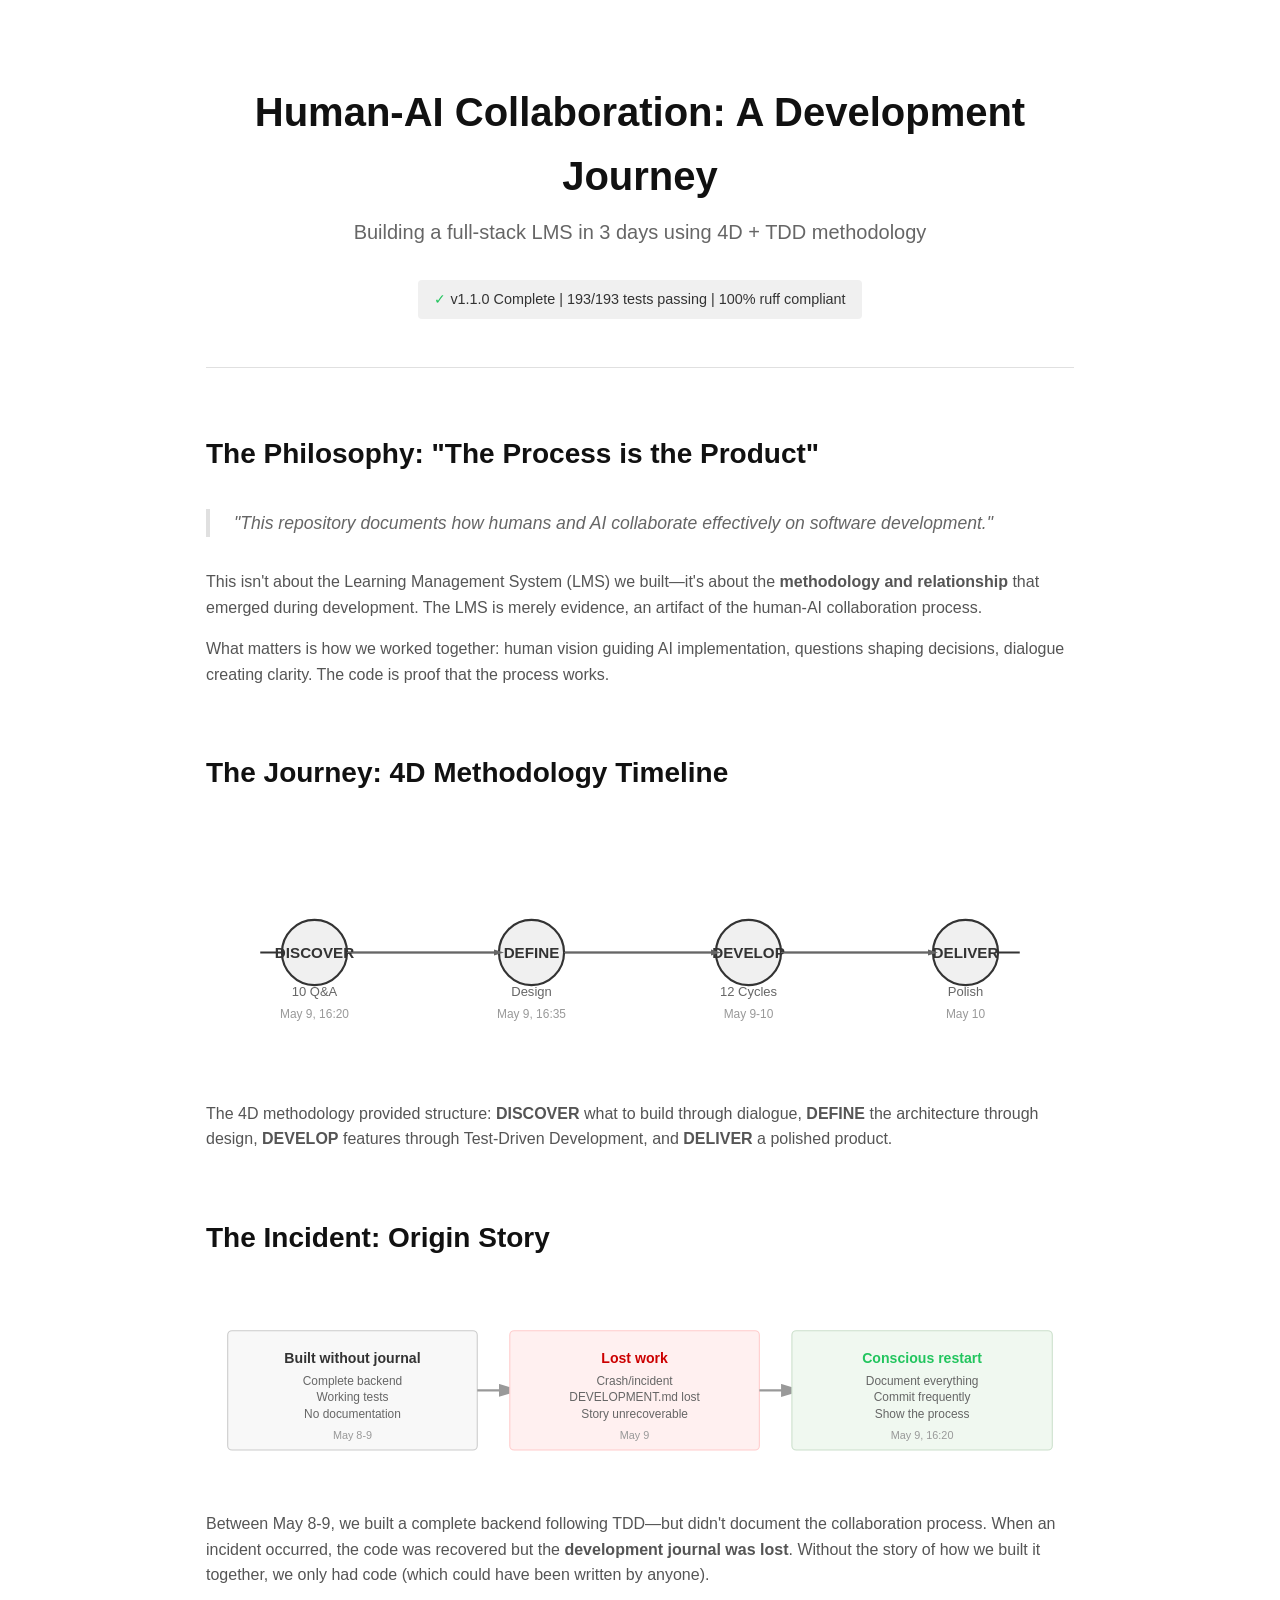
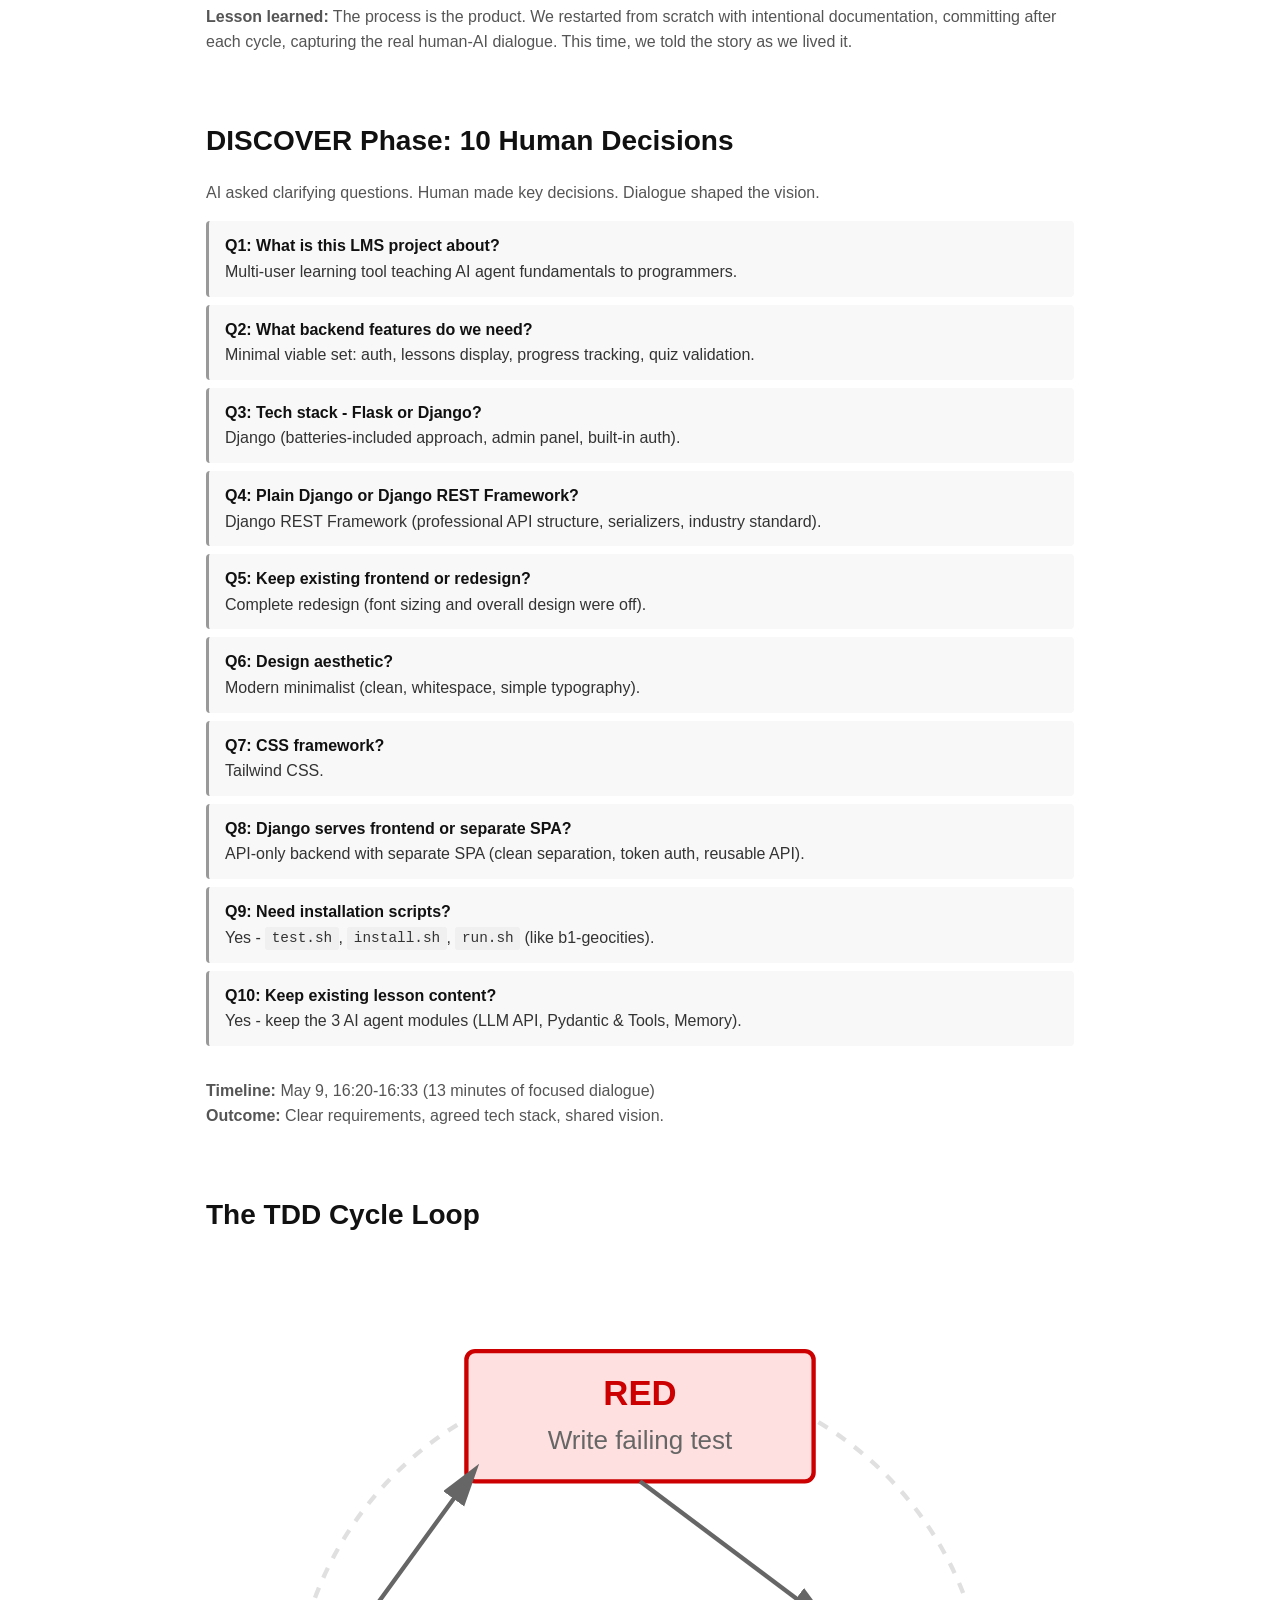
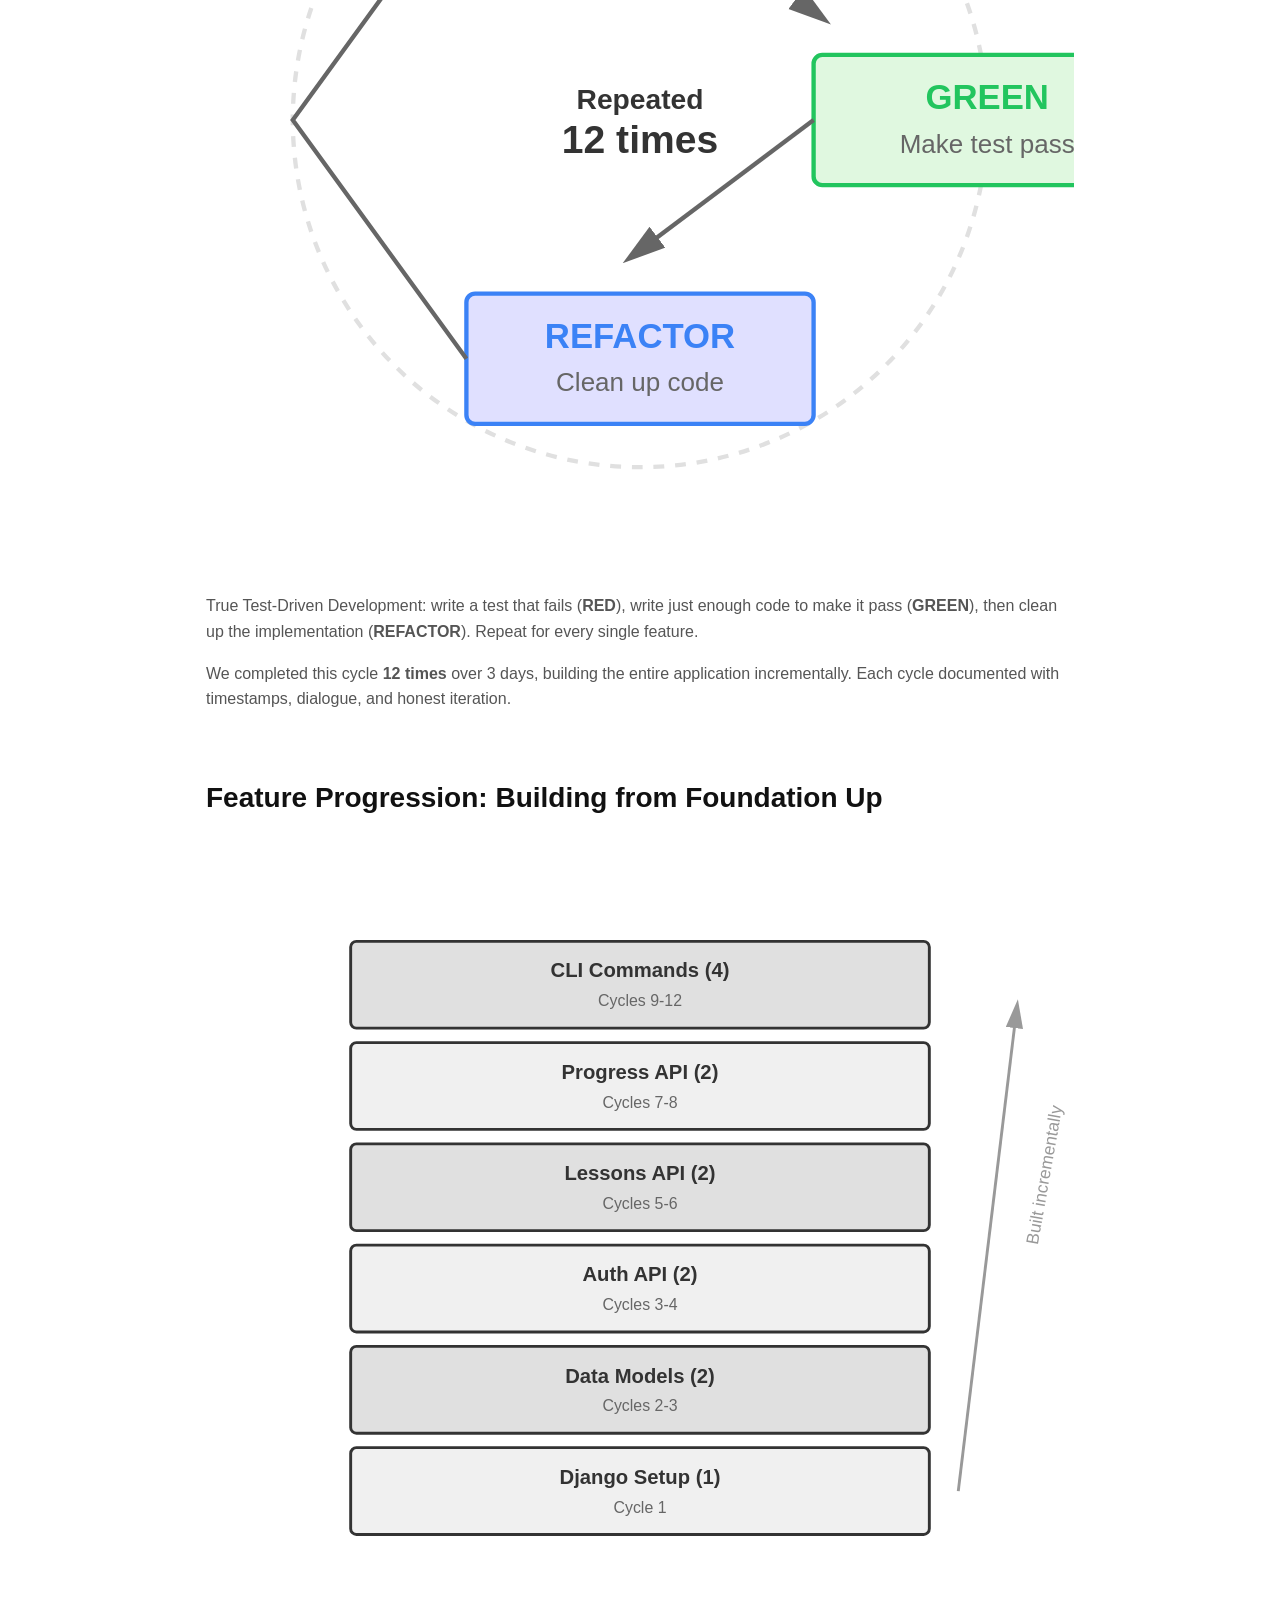
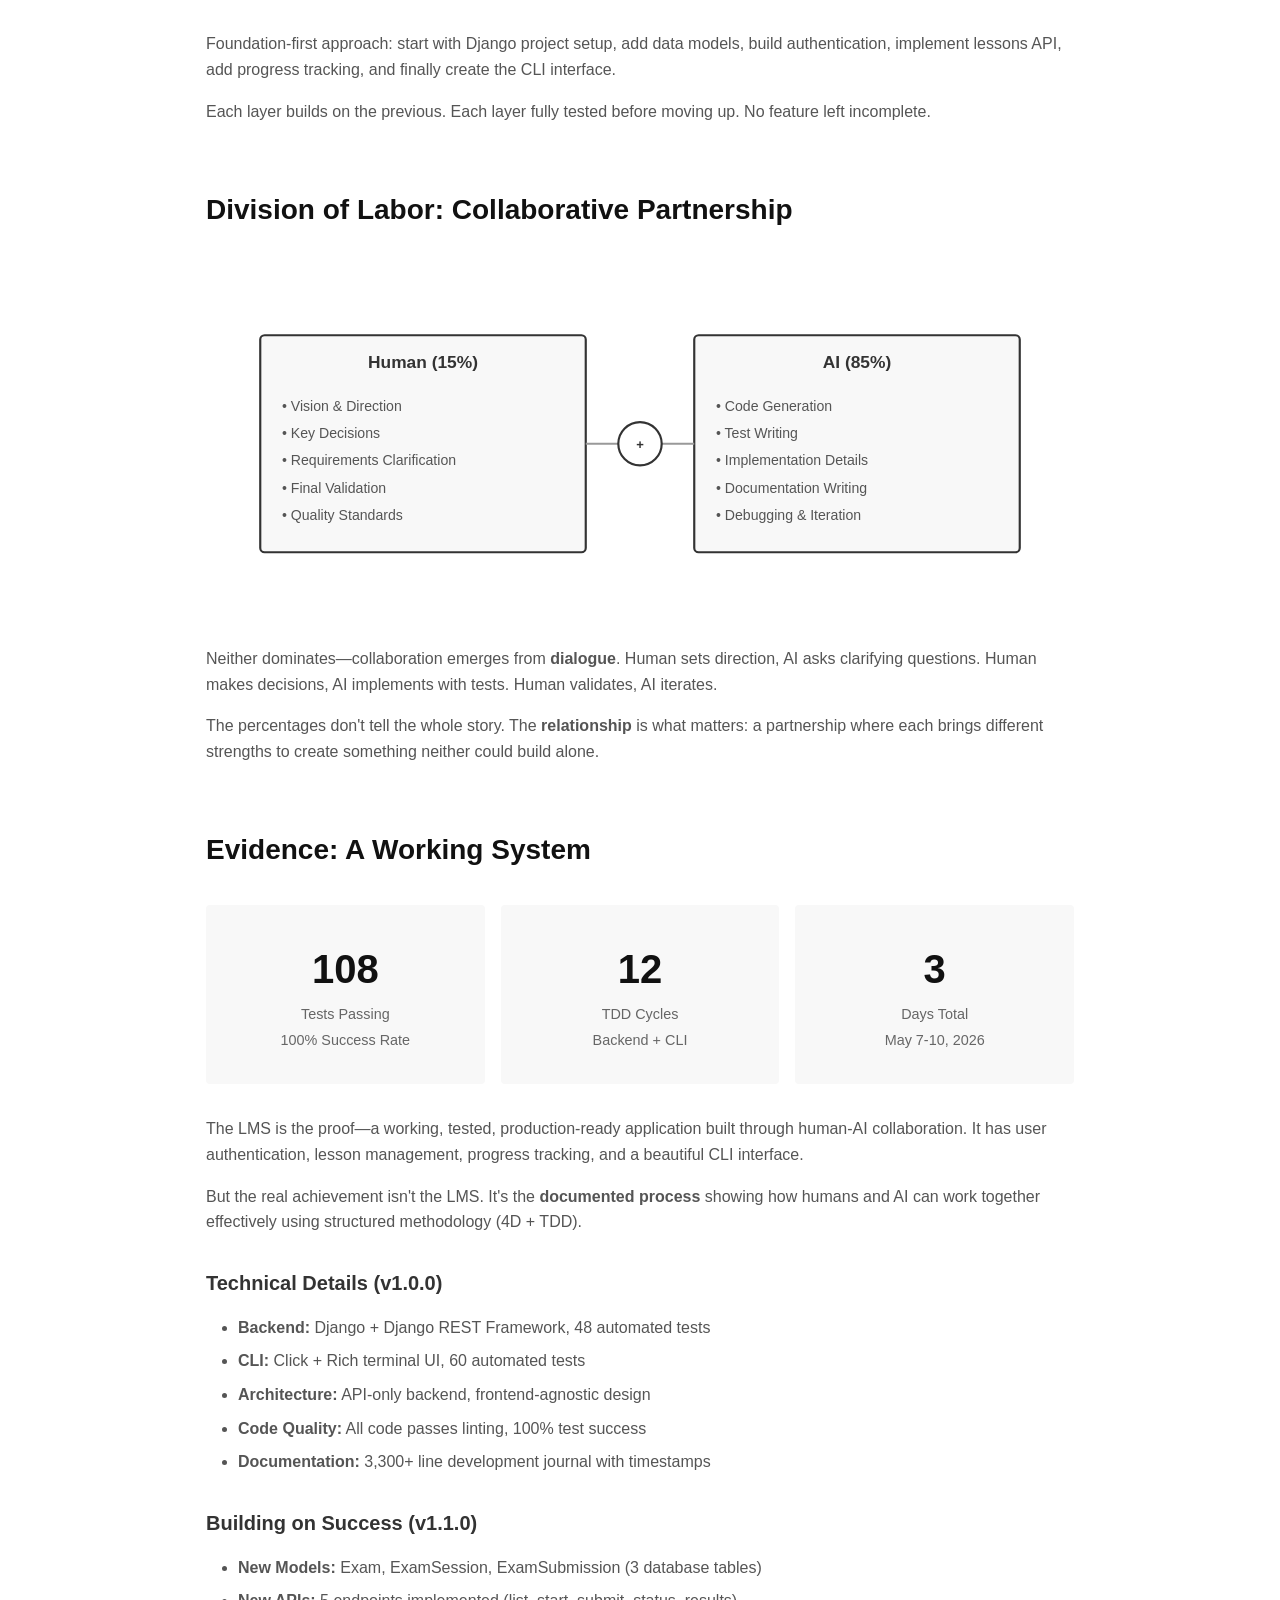
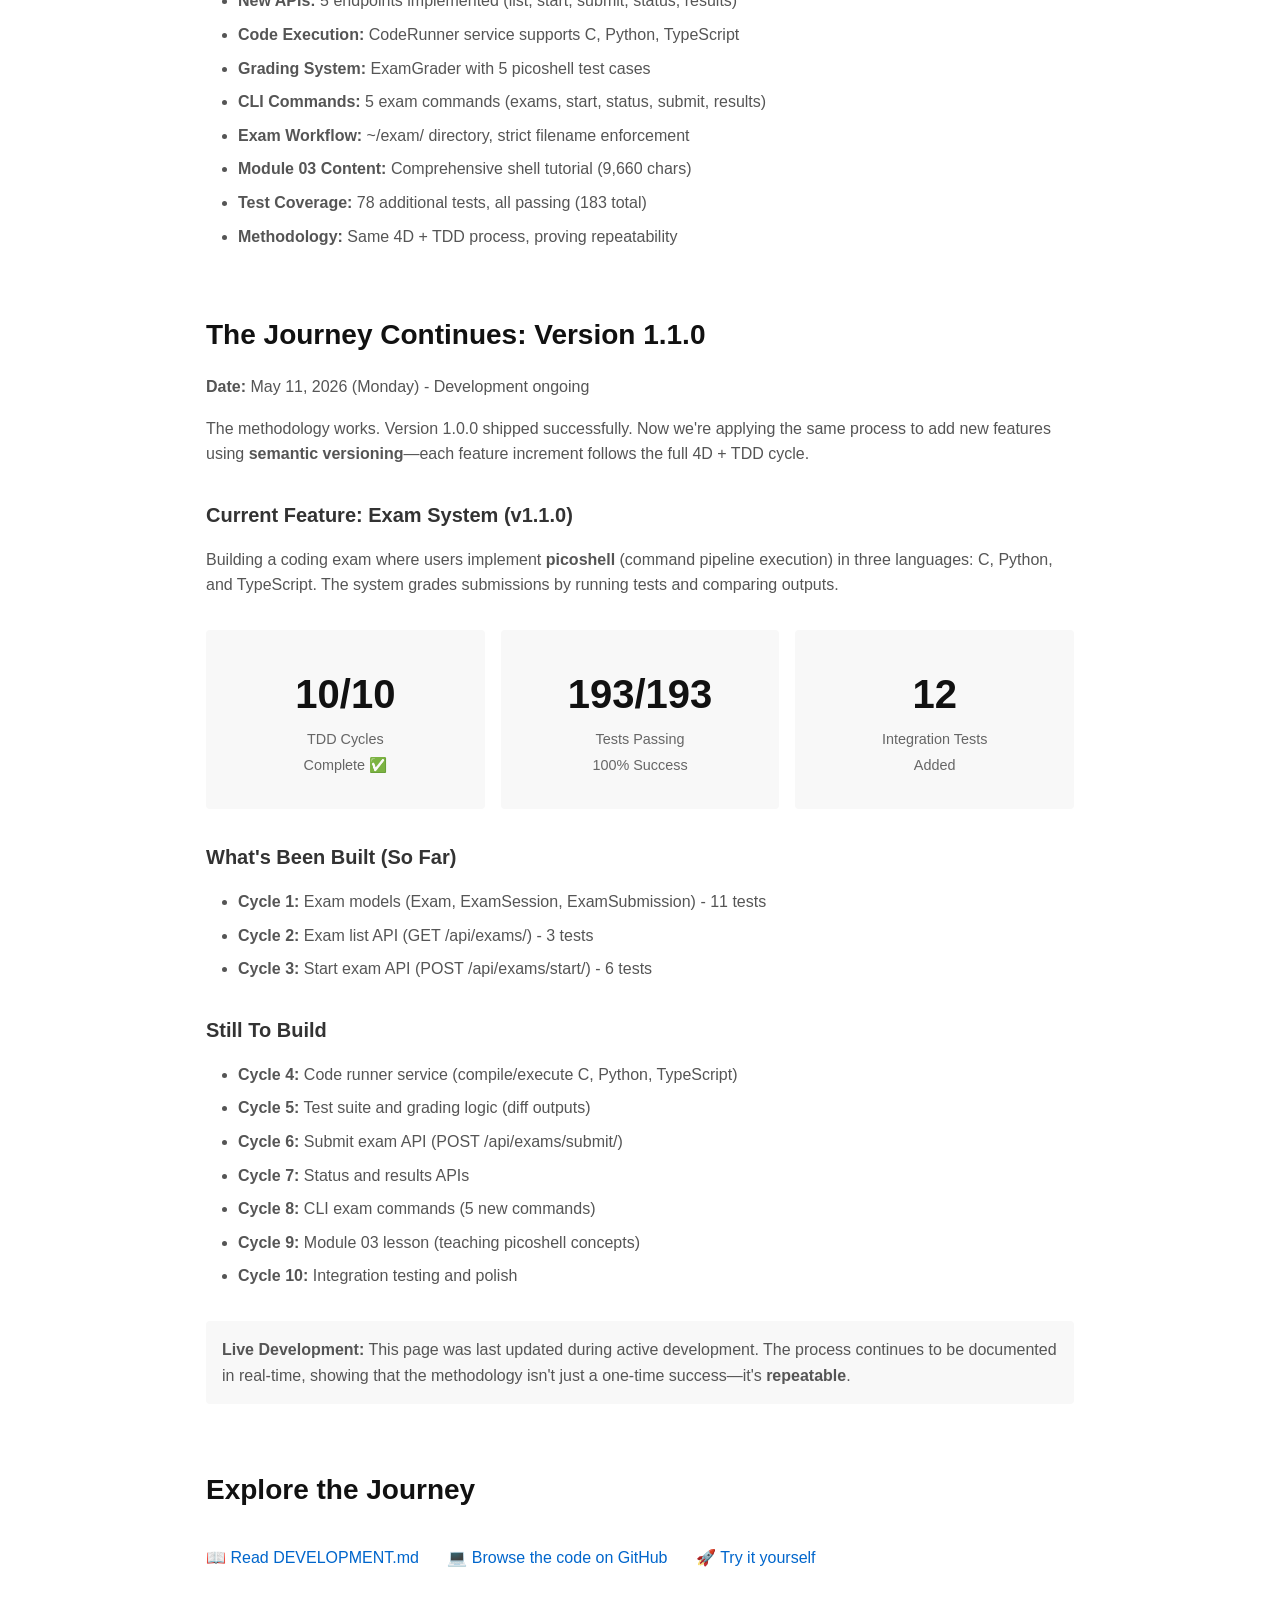
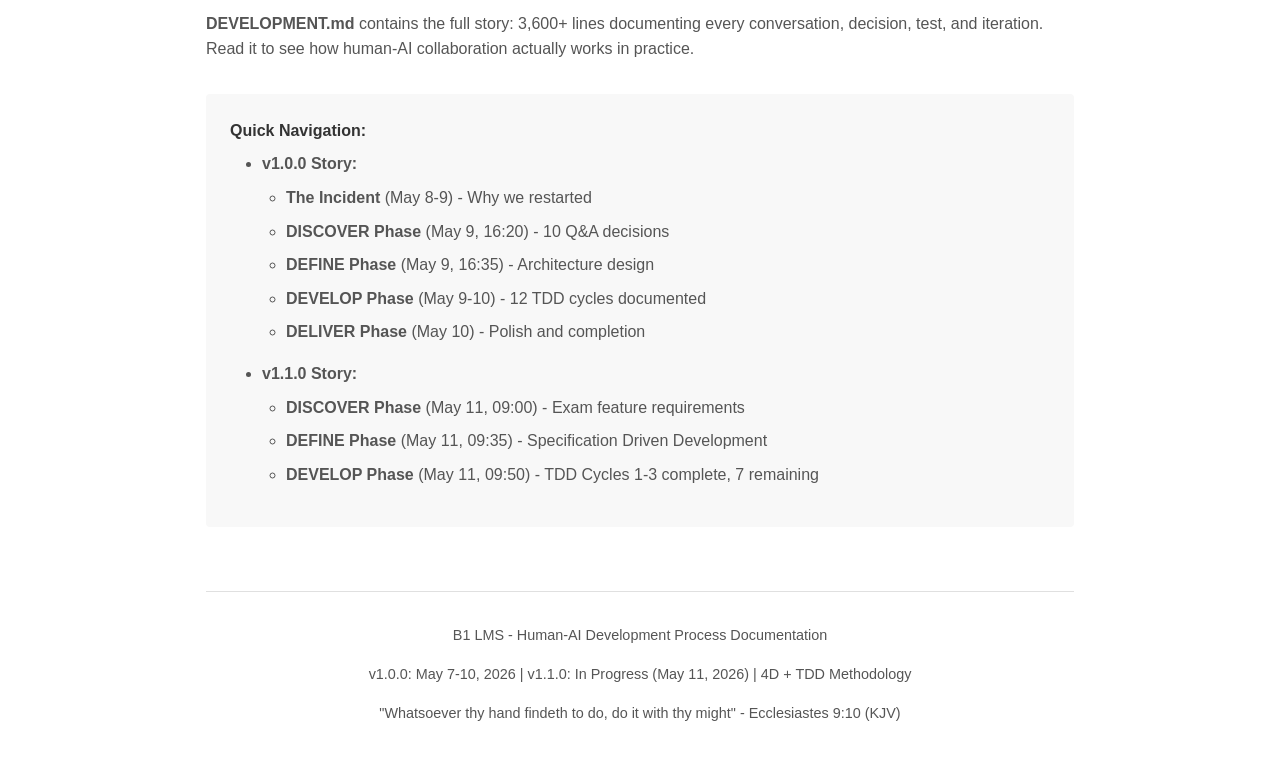
<file: docs/index.html>
<!DOCTYPE html>
<html lang="en">
<head>
    <meta charset="UTF-8">
    <meta name="viewport" content="width=device-width, initial-scale=1.0">
    <title>Human-AI Collaboration: A Development Journey</title>
    <style>
        * {
            margin: 0;
            padding: 0;
            box-sizing: border-box;
        }

        body {
            font-family: -apple-system, BlinkMacSystemFont, 'Segoe UI', 'Roboto', 'Helvetica', 'Arial', sans-serif;
            line-height: 1.6;
            color: #333;
            background: #fff;
            max-width: 900px;
            margin: 0 auto;
            padding: 2rem 1rem;
        }

        header {
            text-align: center;
            margin-bottom: 4rem;
            padding: 3rem 0;
            border-bottom: 1px solid #e0e0e0;
        }

        h1 {
            font-size: 2.5rem;
            font-weight: 700;
            margin-bottom: 0.5rem;
            color: #111;
        }

        h2 {
            font-size: 1.75rem;
            font-weight: 600;
            margin: 3rem 0 1rem;
            color: #111;
        }

        h3 {
            font-size: 1.25rem;
            font-weight: 600;
            margin: 2rem 0 1rem;
            color: #333;
        }

        .subtitle {
            font-size: 1.25rem;
            color: #666;
            margin-bottom: 1rem;
        }

        .badge {
            display: inline-block;
            background: #f0f0f0;
            padding: 0.5rem 1rem;
            border-radius: 4px;
            font-size: 0.9rem;
            color: #333;
            margin-top: 1rem;
        }

        .check {
            color: #22c55e;
        }

        section {
            margin-bottom: 4rem;
        }

        blockquote {
            border-left: 4px solid #e0e0e0;
            padding-left: 1.5rem;
            margin: 2rem 0;
            font-style: italic;
            color: #666;
            font-size: 1.1rem;
        }

        p {
            margin-bottom: 1rem;
            color: #555;
        }

        ul, ol {
            margin-left: 2rem;
            margin-bottom: 1rem;
        }

        li {
            margin-bottom: 0.5rem;
            color: #555;
        }

        svg {
            max-width: 100%;
            height: auto;
            margin: 2rem 0;
        }

        .timeline-box {
            background: #f8f8f8;
            padding: 1.5rem;
            border-radius: 4px;
            margin: 2rem 0;
        }

        .decision {
            background: #f8f8f8;
            padding: 0.75rem 1rem;
            margin: 0.5rem 0;
            border-radius: 4px;
            border-left: 3px solid #999;
        }

        .decision strong {
            color: #111;
        }

        .metric-cards {
            display: flex;
            gap: 1rem;
            margin: 2rem 0;
            flex-wrap: wrap;
        }

        .metric {
            flex: 1;
            min-width: 200px;
            background: #f8f8f8;
            padding: 2rem 1.5rem;
            border-radius: 4px;
            text-align: center;
        }

        .metric-number {
            font-size: 2.5rem;
            font-weight: 700;
            color: #111;
            display: block;
        }

        .metric-label {
            font-size: 0.9rem;
            color: #666;
            margin-top: 0.5rem;
        }

        .links {
            margin: 2rem 0;
        }

        .links a {
            display: inline-block;
            margin-right: 1.5rem;
            margin-bottom: 0.5rem;
            color: #0066cc;
            text-decoration: none;
        }

        .links a:hover {
            text-decoration: underline;
        }

        footer {
            margin-top: 4rem;
            padding-top: 2rem;
            border-top: 1px solid #e0e0e0;
            text-align: center;
            color: #999;
            font-size: 0.9rem;
        }

        code {
            background: #f0f0f0;
            padding: 0.2rem 0.4rem;
            border-radius: 3px;
            font-family: 'Monaco', 'Courier New', monospace;
            font-size: 0.9em;
        }
    </style>
</head>
<body>
    <header>
        <h1>Human-AI Collaboration: A Development Journey</h1>
        <p class="subtitle">Building a full-stack LMS in 3 days using 4D + TDD methodology</p>
        <div class="badge">
            <span class="check">✓</span> v1.1.0 Complete | 193/193 tests passing | 100% ruff compliant
        </div>
    </header>

    <main>
        <section id="philosophy">
            <h2>The Philosophy: "The Process is the Product"</h2>
            <blockquote>
                "This repository documents how humans and AI collaborate effectively on software development."
            </blockquote>
            <p>
                This isn't about the Learning Management System (LMS) we built—it's about the <strong>methodology and relationship</strong>
                that emerged during development. The LMS is merely evidence, an artifact of the human-AI collaboration process.
            </p>
            <p>
                What matters is how we worked together: human vision guiding AI implementation, questions shaping decisions,
                dialogue creating clarity. The code is proof that the process works.
            </p>
        </section>

        <section id="journey">
            <h2>The Journey: 4D Methodology Timeline</h2>

            <svg viewBox="0 0 800 200" xmlns="http://www.w3.org/2000/svg">
                <!-- Timeline Line -->
                <line x1="50" y1="100" x2="750" y2="100" stroke="#333" stroke-width="2"/>

                <!-- DISCOVER Phase -->
                <circle cx="100" cy="100" r="30" fill="#f0f0f0" stroke="#333" stroke-width="2"/>
                <text x="100" y="105" font-size="14" font-weight="bold" text-anchor="middle" fill="#333">DISCOVER</text>
                <text x="100" y="140" font-size="12" text-anchor="middle" fill="#666">10 Q&A</text>
                <text x="100" y="160" font-size="11" text-anchor="middle" fill="#999">May 9, 16:20</text>

                <!-- DEFINE Phase -->
                <circle cx="300" cy="100" r="30" fill="#f0f0f0" stroke="#333" stroke-width="2"/>
                <text x="300" y="105" font-size="14" font-weight="bold" text-anchor="middle" fill="#333">DEFINE</text>
                <text x="300" y="140" font-size="12" text-anchor="middle" fill="#666">Design</text>
                <text x="300" y="160" font-size="11" text-anchor="middle" fill="#999">May 9, 16:35</text>

                <!-- DEVELOP Phase -->
                <circle cx="500" cy="100" r="30" fill="#f0f0f0" stroke="#333" stroke-width="2"/>
                <text x="500" y="105" font-size="14" font-weight="bold" text-anchor="middle" fill="#333">DEVELOP</text>
                <text x="500" y="140" font-size="12" text-anchor="middle" fill="#666">12 Cycles</text>
                <text x="500" y="160" font-size="11" text-anchor="middle" fill="#999">May 9-10</text>

                <!-- DELIVER Phase -->
                <circle cx="700" cy="100" r="30" fill="#f0f0f0" stroke="#333" stroke-width="2"/>
                <text x="700" y="105" font-size="14" font-weight="bold" text-anchor="middle" fill="#333">DELIVER</text>
                <text x="700" y="140" font-size="12" text-anchor="middle" fill="#666">Polish</text>
                <text x="700" y="160" font-size="11" text-anchor="middle" fill="#999">May 10</text>

                <!-- Arrows -->
                <path d="M 130 100 L 270 100" stroke="#666" stroke-width="1" fill="none" marker-end="url(#arrowhead)"/>
                <path d="M 330 100 L 470 100" stroke="#666" stroke-width="1" fill="none" marker-end="url(#arrowhead)"/>
                <path d="M 530 100 L 670 100" stroke="#666" stroke-width="1" fill="none" marker-end="url(#arrowhead)"/>

                <defs>
                    <marker id="arrowhead" markerWidth="10" markerHeight="10" refX="5" refY="3" orient="auto">
                        <polygon points="0 0, 10 3, 0 6" fill="#666"/>
                    </marker>
                </defs>
            </svg>

            <p>
                The 4D methodology provided structure: <strong>DISCOVER</strong> what to build through dialogue,
                <strong>DEFINE</strong> the architecture through design, <strong>DEVELOP</strong> features through Test-Driven Development,
                and <strong>DELIVER</strong> a polished product.
            </p>
        </section>

        <section id="incident">
            <h2>The Incident: Origin Story</h2>

            <svg viewBox="0 0 800 150" xmlns="http://www.w3.org/2000/svg">
                <!-- Panel 1 -->
                <rect x="20" y="20" width="230" height="110" fill="#f8f8f8" stroke="#ccc" stroke-width="1" rx="4"/>
                <text x="135" y="50" font-size="13" font-weight="bold" text-anchor="middle" fill="#333">Built without journal</text>
                <text x="135" y="70" font-size="11" text-anchor="middle" fill="#666">Complete backend</text>
                <text x="135" y="85" font-size="11" text-anchor="middle" fill="#666">Working tests</text>
                <text x="135" y="100" font-size="11" text-anchor="middle" fill="#666">No documentation</text>
                <text x="135" y="120" font-size="10" text-anchor="middle" fill="#999">May 8-9</text>

                <!-- Arrow 1 -->
                <path d="M 250 75 L 280 75" stroke="#999" stroke-width="2" fill="none" marker-end="url(#arrowgray)"/>

                <!-- Panel 2 -->
                <rect x="280" y="20" width="230" height="110" fill="#fff0f0" stroke="#ffcccc" stroke-width="1" rx="4"/>
                <text x="395" y="50" font-size="13" font-weight="bold" text-anchor="middle" fill="#cc0000">Lost work</text>
                <text x="395" y="70" font-size="11" text-anchor="middle" fill="#666">Crash/incident</text>
                <text x="395" y="85" font-size="11" text-anchor="middle" fill="#666">DEVELOPMENT.md lost</text>
                <text x="395" y="100" font-size="11" text-anchor="middle" fill="#666">Story unrecoverable</text>
                <text x="395" y="120" font-size="10" text-anchor="middle" fill="#999">May 9</text>

                <!-- Arrow 2 -->
                <path d="M 510 75 L 540 75" stroke="#999" stroke-width="2" fill="none" marker-end="url(#arrowgray)"/>

                <!-- Panel 3 -->
                <rect x="540" y="20" width="240" height="110" fill="#f0f8f0" stroke="#cce0cc" stroke-width="1" rx="4"/>
                <text x="660" y="50" font-size="13" font-weight="bold" text-anchor="middle" fill="#22c55e">Conscious restart</text>
                <text x="660" y="70" font-size="11" text-anchor="middle" fill="#666">Document everything</text>
                <text x="660" y="85" font-size="11" text-anchor="middle" fill="#666">Commit frequently</text>
                <text x="660" y="100" font-size="11" text-anchor="middle" fill="#666">Show the process</text>
                <text x="660" y="120" font-size="10" text-anchor="middle" fill="#999">May 9, 16:20</text>

                <defs>
                    <marker id="arrowgray" markerWidth="10" markerHeight="10" refX="5" refY="3" orient="auto">
                        <polygon points="0 0, 10 3, 0 6" fill="#999"/>
                    </marker>
                </defs>
            </svg>

            <p>
                Between May 8-9, we built a complete backend following TDD—but didn't document the collaboration process.
                When an incident occurred, the code was recovered but the <strong>development journal was lost</strong>.
                Without the story of how we built it together, we only had code (which could have been written by anyone).
            </p>
            <p>
                <strong>Lesson learned:</strong> The process is the product. We restarted from scratch with intentional documentation,
                committing after each cycle, capturing the real human-AI dialogue. This time, we told the story as we lived it.
            </p>
        </section>

        <section id="discover">
            <h2>DISCOVER Phase: 10 Human Decisions</h2>
            <p>
                AI asked clarifying questions. Human made key decisions. Dialogue shaped the vision.
            </p>

            <div class="decision">
                <strong>Q1: What is this LMS project about?</strong><br>
                Multi-user learning tool teaching AI agent fundamentals to programmers.
            </div>

            <div class="decision">
                <strong>Q2: What backend features do we need?</strong><br>
                Minimal viable set: auth, lessons display, progress tracking, quiz validation.
            </div>

            <div class="decision">
                <strong>Q3: Tech stack - Flask or Django?</strong><br>
                Django (batteries-included approach, admin panel, built-in auth).
            </div>

            <div class="decision">
                <strong>Q4: Plain Django or Django REST Framework?</strong><br>
                Django REST Framework (professional API structure, serializers, industry standard).
            </div>

            <div class="decision">
                <strong>Q5: Keep existing frontend or redesign?</strong><br>
                Complete redesign (font sizing and overall design were off).
            </div>

            <div class="decision">
                <strong>Q6: Design aesthetic?</strong><br>
                Modern minimalist (clean, whitespace, simple typography).
            </div>

            <div class="decision">
                <strong>Q7: CSS framework?</strong><br>
                Tailwind CSS.
            </div>

            <div class="decision">
                <strong>Q8: Django serves frontend or separate SPA?</strong><br>
                API-only backend with separate SPA (clean separation, token auth, reusable API).
            </div>

            <div class="decision">
                <strong>Q9: Need installation scripts?</strong><br>
                Yes - <code>test.sh</code>, <code>install.sh</code>, <code>run.sh</code> (like b1-geocities).
            </div>

            <div class="decision">
                <strong>Q10: Keep existing lesson content?</strong><br>
                Yes - keep the 3 AI agent modules (LLM API, Pydantic & Tools, Memory).
            </div>

            <p style="margin-top: 2rem;">
                <strong>Timeline:</strong> May 9, 16:20-16:33 (13 minutes of focused dialogue)<br>
                <strong>Outcome:</strong> Clear requirements, agreed tech stack, shared vision.
            </p>
        </section>

        <section id="tdd-cycle">
            <h2>The TDD Cycle Loop</h2>

            <svg viewBox="0 0 400 400" xmlns="http://www.w3.org/2000/svg">
                <!-- Circle background -->
                <circle cx="200" cy="200" r="160" fill="none" stroke="#e0e0e0" stroke-width="2" stroke-dasharray="5,5"/>

                <!-- RED Phase -->
                <rect x="120" y="30" width="160" height="60" fill="#ffe0e0" stroke="#cc0000" stroke-width="2" rx="4"/>
                <text x="200" y="55" font-size="16" font-weight="bold" text-anchor="middle" fill="#cc0000">RED</text>
                <text x="200" y="75" font-size="12" text-anchor="middle" fill="#666">Write failing test</text>

                <!-- Arrow RED to GREEN -->
                <path d="M 200 90 L 280 150" stroke="#666" stroke-width="2" fill="none" marker-end="url(#arrowblack)"/>

                <!-- GREEN Phase -->
                <rect x="280" y="170" width="160" height="60" fill="#e0f8e0" stroke="#22c55e" stroke-width="2" rx="4"/>
                <text x="360" y="195" font-size="16" font-weight="bold" text-anchor="middle" fill="#22c55e">GREEN</text>
                <text x="360" y="215" font-size="12" text-anchor="middle" fill="#666">Make test pass</text>

                <!-- Arrow GREEN to REFACTOR -->
                <path d="M 280 200 L 200 260" stroke="#666" stroke-width="2" fill="none" marker-end="url(#arrowblack)"/>

                <!-- REFACTOR Phase -->
                <rect x="120" y="280" width="160" height="60" fill="#e0e0ff" stroke="#3b82f6" stroke-width="2" rx="4"/>
                <text x="200" y="305" font-size="16" font-weight="bold" text-anchor="middle" fill="#3b82f6">REFACTOR</text>
                <text x="200" y="325" font-size="12" text-anchor="middle" fill="#666">Clean up code</text>

                <!-- Arrow REFACTOR to RED -->
                <path d="M 120 310 L 40 200 L 120 90" stroke="#666" stroke-width="2" fill="none" marker-end="url(#arrowblack)"/>

                <!-- Center text -->
                <text x="200" y="195" font-size="13" font-weight="bold" text-anchor="middle" fill="#333">Repeated</text>
                <text x="200" y="215" font-size="18" font-weight="bold" text-anchor="middle" fill="#333">12 times</text>

                <defs>
                    <marker id="arrowblack" markerWidth="10" markerHeight="10" refX="5" refY="3" orient="auto">
                        <polygon points="0 0, 10 3, 0 6" fill="#666"/>
                    </marker>
                </defs>
            </svg>

            <p>
                True Test-Driven Development: write a test that fails (<strong>RED</strong>), write just enough code to make it pass
                (<strong>GREEN</strong>), then clean up the implementation (<strong>REFACTOR</strong>). Repeat for every single feature.
            </p>
            <p>
                We completed this cycle <strong>12 times</strong> over 3 days, building the entire application incrementally.
                Each cycle documented with timestamps, dialogue, and honest iteration.
            </p>
        </section>

        <section id="progression">
            <h2>Feature Progression: Building from Foundation Up</h2>

            <svg viewBox="0 0 600 500" xmlns="http://www.w3.org/2000/svg">
                <!-- Block 6: CLI Commands -->
                <rect x="100" y="50" width="400" height="60" fill="#e0e0e0" stroke="#333" stroke-width="2" rx="4"/>
                <text x="300" y="75" font-size="14" font-weight="bold" text-anchor="middle" fill="#333">CLI Commands (4)</text>
                <text x="300" y="95" font-size="11" text-anchor="middle" fill="#666">Cycles 9-12</text>

                <!-- Block 5: Progress API -->
                <rect x="100" y="120" width="400" height="60" fill="#f0f0f0" stroke="#333" stroke-width="2" rx="4"/>
                <text x="300" y="145" font-size="14" font-weight="bold" text-anchor="middle" fill="#333">Progress API (2)</text>
                <text x="300" y="165" font-size="11" text-anchor="middle" fill="#666">Cycles 7-8</text>

                <!-- Block 4: Lessons API -->
                <rect x="100" y="190" width="400" height="60" fill="#e0e0e0" stroke="#333" stroke-width="2" rx="4"/>
                <text x="300" y="215" font-size="14" font-weight="bold" text-anchor="middle" fill="#333">Lessons API (2)</text>
                <text x="300" y="235" font-size="11" text-anchor="middle" fill="#666">Cycles 5-6</text>

                <!-- Block 3: Auth API -->
                <rect x="100" y="260" width="400" height="60" fill="#f0f0f0" stroke="#333" stroke-width="2" rx="4"/>
                <text x="300" y="285" font-size="14" font-weight="bold" text-anchor="middle" fill="#333">Auth API (2)</text>
                <text x="300" y="305" font-size="11" text-anchor="middle" fill="#666">Cycles 3-4</text>

                <!-- Block 2: Data Models -->
                <rect x="100" y="330" width="400" height="60" fill="#e0e0e0" stroke="#333" stroke-width="2" rx="4"/>
                <text x="300" y="355" font-size="14" font-weight="bold" text-anchor="middle" fill="#333">Data Models (2)</text>
                <text x="300" y="375" font-size="11" text-anchor="middle" fill="#666">Cycles 2-3</text>

                <!-- Block 1: Django Setup -->
                <rect x="100" y="400" width="400" height="60" fill="#f0f0f0" stroke="#333" stroke-width="2" rx="4"/>
                <text x="300" y="425" font-size="14" font-weight="bold" text-anchor="middle" fill="#333">Django Setup (1)</text>
                <text x="300" y="445" font-size="11" text-anchor="middle" fill="#666">Cycle 1</text>

                <!-- Arrow showing upward build -->
                <path d="M 520 430 L 560 100" stroke="#999" stroke-width="2" fill="none" marker-end="url(#arrowup)"/>
                <text x="575" y="260" font-size="12" fill="#999" transform="rotate(-80 575 260)">Built incrementally</text>

                <defs>
                    <marker id="arrowup" markerWidth="10" markerHeight="10" refX="5" refY="3" orient="auto">
                        <polygon points="0 0, 10 3, 0 6" fill="#999"/>
                    </marker>
                </defs>
            </svg>

            <p>
                Foundation-first approach: start with Django project setup, add data models, build authentication,
                implement lessons API, add progress tracking, and finally create the CLI interface.
            </p>
            <p>
                Each layer builds on the previous. Each layer fully tested before moving up. No feature left incomplete.
            </p>
        </section>

        <section id="division">
            <h2>Division of Labor: Collaborative Partnership</h2>

            <svg viewBox="0 0 800 300" xmlns="http://www.w3.org/2000/svg">
                <!-- Human side -->
                <rect x="50" y="50" width="300" height="200" fill="#f8f8f8" stroke="#333" stroke-width="2" rx="4"/>
                <text x="200" y="80" font-size="16" font-weight="bold" text-anchor="middle" fill="#333">Human (15%)</text>

                <text x="70" y="120" font-size="13" fill="#555">• Vision & Direction</text>
                <text x="70" y="145" font-size="13" fill="#555">• Key Decisions</text>
                <text x="70" y="170" font-size="13" fill="#555">• Requirements Clarification</text>
                <text x="70" y="195" font-size="13" fill="#555">• Final Validation</text>
                <text x="70" y="220" font-size="13" fill="#555">• Quality Standards</text>

                <!-- AI side -->
                <rect x="450" y="50" width="300" height="200" fill="#f8f8f8" stroke="#333" stroke-width="2" rx="4"/>
                <text x="600" y="80" font-size="16" font-weight="bold" text-anchor="middle" fill="#333">AI (85%)</text>

                <text x="470" y="120" font-size="13" fill="#555">• Code Generation</text>
                <text x="470" y="145" font-size="13" fill="#555">• Test Writing</text>
                <text x="470" y="170" font-size="13" fill="#555">• Implementation Details</text>
                <text x="470" y="195" font-size="13" fill="#555">• Documentation Writing</text>
                <text x="470" y="220" font-size="13" fill="#555">• Debugging & Iteration</text>

                <!-- Connection -->
                <path d="M 350 150 L 450 150" stroke="#999" stroke-width="2" fill="none"/>
                <circle cx="400" cy="150" r="20" fill="#fff" stroke="#333" stroke-width="2"/>
                <text x="400" y="155" font-size="12" font-weight="bold" text-anchor="middle" fill="#333">+</text>
            </svg>

            <p>
                Neither dominates—collaboration emerges from <strong>dialogue</strong>. Human sets direction, AI asks clarifying questions.
                Human makes decisions, AI implements with tests. Human validates, AI iterates.
            </p>
            <p>
                The percentages don't tell the whole story. The <strong>relationship</strong> is what matters:
                a partnership where each brings different strengths to create something neither could build alone.
            </p>
        </section>

        <section id="evidence">
            <h2>Evidence: A Working System</h2>

            <div class="metric-cards">
                <div class="metric">
                    <span class="metric-number">108</span>
                    <span class="metric-label">Tests Passing<br>100% Success Rate</span>
                </div>
                <div class="metric">
                    <span class="metric-number">12</span>
                    <span class="metric-label">TDD Cycles<br>Backend + CLI</span>
                </div>
                <div class="metric">
                    <span class="metric-number">3</span>
                    <span class="metric-label">Days Total<br>May 7-10, 2026</span>
                </div>
            </div>

            <p>
                The LMS is the proof—a working, tested, production-ready application built through human-AI collaboration.
                It has user authentication, lesson management, progress tracking, and a beautiful CLI interface.
            </p>
            <p>
                But the real achievement isn't the LMS. It's the <strong>documented process</strong> showing how humans and AI
                can work together effectively using structured methodology (4D + TDD).
            </p>

            <h3>Technical Details (v1.0.0)</h3>
            <ul>
                <li><strong>Backend:</strong> Django + Django REST Framework, 48 automated tests</li>
                <li><strong>CLI:</strong> Click + Rich terminal UI, 60 automated tests</li>
                <li><strong>Architecture:</strong> API-only backend, frontend-agnostic design</li>
                <li><strong>Code Quality:</strong> All code passes linting, 100% test success</li>
                <li><strong>Documentation:</strong> 3,300+ line development journal with timestamps</li>
            </ul>

            <h3>Building on Success (v1.1.0)</h3>
            <ul>
                <li><strong>New Models:</strong> Exam, ExamSession, ExamSubmission (3 database tables)</li>
                <li><strong>New APIs:</strong> 5 endpoints implemented (list, start, submit, status, results)</li>
                <li><strong>Code Execution:</strong> CodeRunner service supports C, Python, TypeScript</li>
                <li><strong>Grading System:</strong> ExamGrader with 5 picoshell test cases</li>
                <li><strong>CLI Commands:</strong> 5 exam commands (exams, start, status, submit, results)</li>
                <li><strong>Exam Workflow:</strong> ~/exam/ directory, strict filename enforcement</li>
                <li><strong>Module 03 Content:</strong> Comprehensive shell tutorial (9,660 chars)</li>
                <li><strong>Test Coverage:</strong> 78 additional tests, all passing (183 total)</li>
                <li><strong>Methodology:</strong> Same 4D + TDD process, proving repeatability</li>
            </ul>
        </section>

        <section id="ongoing">
            <h2>The Journey Continues: Version 1.1.0</h2>

            <p>
                <strong>Date:</strong> May 11, 2026 (Monday) - Development ongoing
            </p>

            <p>
                The methodology works. Version 1.0.0 shipped successfully. Now we're applying the same process to add new features
                using <strong>semantic versioning</strong>—each feature increment follows the full 4D + TDD cycle.
            </p>

            <h3>Current Feature: Exam System (v1.1.0)</h3>

            <p>
                Building a coding exam where users implement <strong>picoshell</strong> (command pipeline execution) in three languages:
                C, Python, and TypeScript. The system grades submissions by running tests and comparing outputs.
            </p>

            <div class="metric-cards">
                <div class="metric">
                    <span class="metric-number">10/10</span>
                    <span class="metric-label">TDD Cycles<br>Complete ✅</span>
                </div>
                <div class="metric">
                    <span class="metric-number">193/193</span>
                    <span class="metric-label">Tests Passing<br>100% Success</span>
                </div>
                <div class="metric">
                    <span class="metric-number">12</span>
                    <span class="metric-label">Integration Tests<br>Added</span>
                </div>
            </div>

            <h3>What's Been Built (So Far)</h3>
            <ul>
                <li><strong>Cycle 1:</strong> Exam models (Exam, ExamSession, ExamSubmission) - 11 tests</li>
                <li><strong>Cycle 2:</strong> Exam list API (GET /api/exams/) - 3 tests</li>
                <li><strong>Cycle 3:</strong> Start exam API (POST /api/exams/start/) - 6 tests</li>
            </ul>

            <h3>Still To Build</h3>
            <ul>
                <li><strong>Cycle 4:</strong> Code runner service (compile/execute C, Python, TypeScript)</li>
                <li><strong>Cycle 5:</strong> Test suite and grading logic (diff outputs)</li>
                <li><strong>Cycle 6:</strong> Submit exam API (POST /api/exams/submit/)</li>
                <li><strong>Cycle 7:</strong> Status and results APIs</li>
                <li><strong>Cycle 8:</strong> CLI exam commands (5 new commands)</li>
                <li><strong>Cycle 9:</strong> Module 03 lesson (teaching picoshell concepts)</li>
                <li><strong>Cycle 10:</strong> Integration testing and polish</li>
            </ul>

            <p style="margin-top: 2rem; padding: 1rem; background: #f8f8f8; border-radius: 4px;">
                <strong>Live Development:</strong> This page was last updated during active development.
                The process continues to be documented in real-time, showing that the methodology
                isn't just a one-time success—it's <strong>repeatable</strong>.
            </p>
        </section>

        <section id="cta">
            <h2>Explore the Journey</h2>

            <div class="links">
                <a href="https://github.com/yitron/b1-lms/blob/main/DEVELOPMENT.md">📖 Read DEVELOPMENT.md</a>
                <a href="https://github.com/yitron/b1-lms">💻 Browse the code on GitHub</a>
                <a href="https://github.com/yitron/b1-lms#installation">🚀 Try it yourself</a>
            </div>

            <p>
                <strong>DEVELOPMENT.md</strong> contains the full story: 3,600+ lines documenting every conversation,
                decision, test, and iteration. Read it to see how human-AI collaboration actually works in practice.
            </p>

            <div class="timeline-box">
                <strong>Quick Navigation:</strong>
                <ul style="margin-top: 0.5rem;">
                    <li><strong>v1.0.0 Story:</strong></li>
                    <ul style="margin-left: 1.5rem;">
                        <li><strong>The Incident</strong> (May 8-9) - Why we restarted</li>
                        <li><strong>DISCOVER Phase</strong> (May 9, 16:20) - 10 Q&A decisions</li>
                        <li><strong>DEFINE Phase</strong> (May 9, 16:35) - Architecture design</li>
                        <li><strong>DEVELOP Phase</strong> (May 9-10) - 12 TDD cycles documented</li>
                        <li><strong>DELIVER Phase</strong> (May 10) - Polish and completion</li>
                    </ul>
                    <li style="margin-top: 1rem;"><strong>v1.1.0 Story:</strong></li>
                    <ul style="margin-left: 1.5rem;">
                        <li><strong>DISCOVER Phase</strong> (May 11, 09:00) - Exam feature requirements</li>
                        <li><strong>DEFINE Phase</strong> (May 11, 09:35) - Specification Driven Development</li>
                        <li><strong>DEVELOP Phase</strong> (May 11, 09:50) - TDD Cycles 1-3 complete, 7 remaining</li>
                    </ul>
                </ul>
            </div>
        </section>
    </main>

    <footer>
        <p>B1 LMS - Human-AI Development Process Documentation</p>
        <p>v1.0.0: May 7-10, 2026 | v1.1.0: In Progress (May 11, 2026) | 4D + TDD Methodology</p>
        <p>"Whatsoever thy hand findeth to do, do it with thy might" - Ecclesiastes 9:10 (KJV)</p>
    </footer>
</body>
</html>
</file>
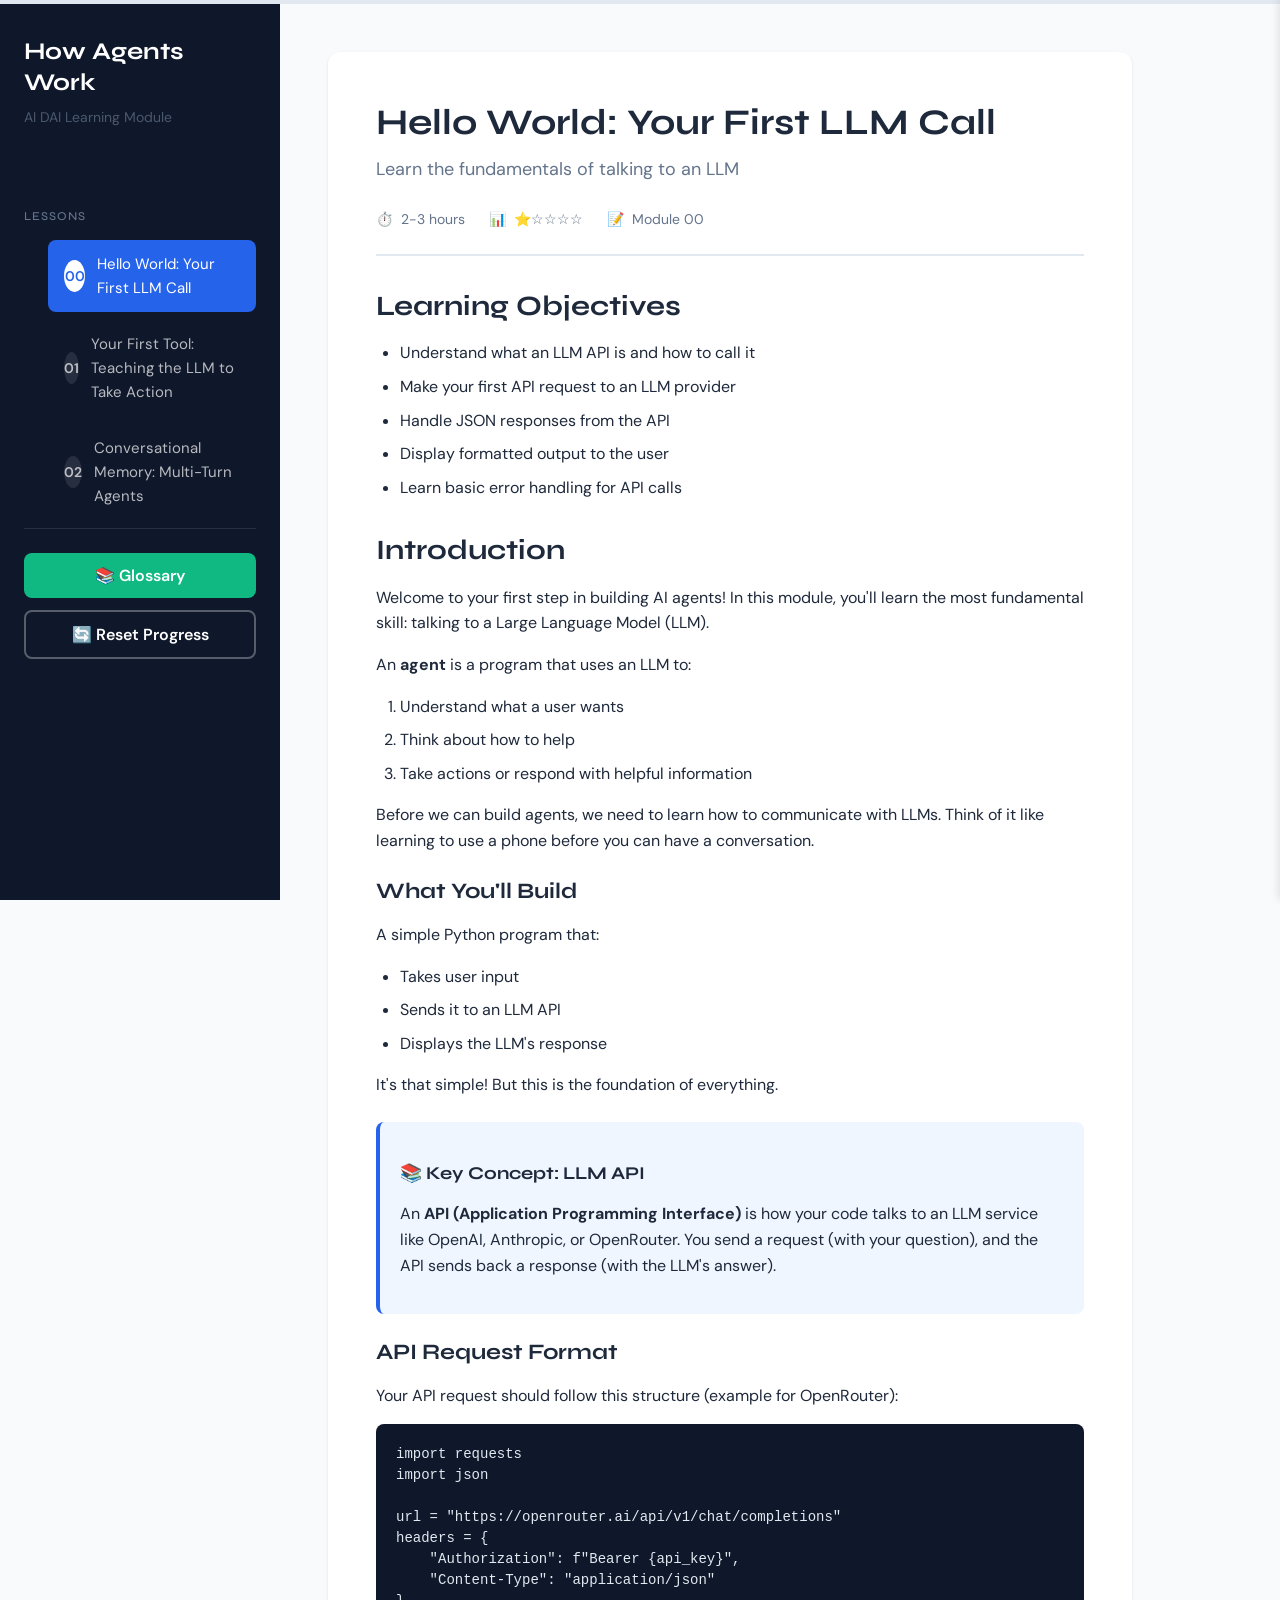
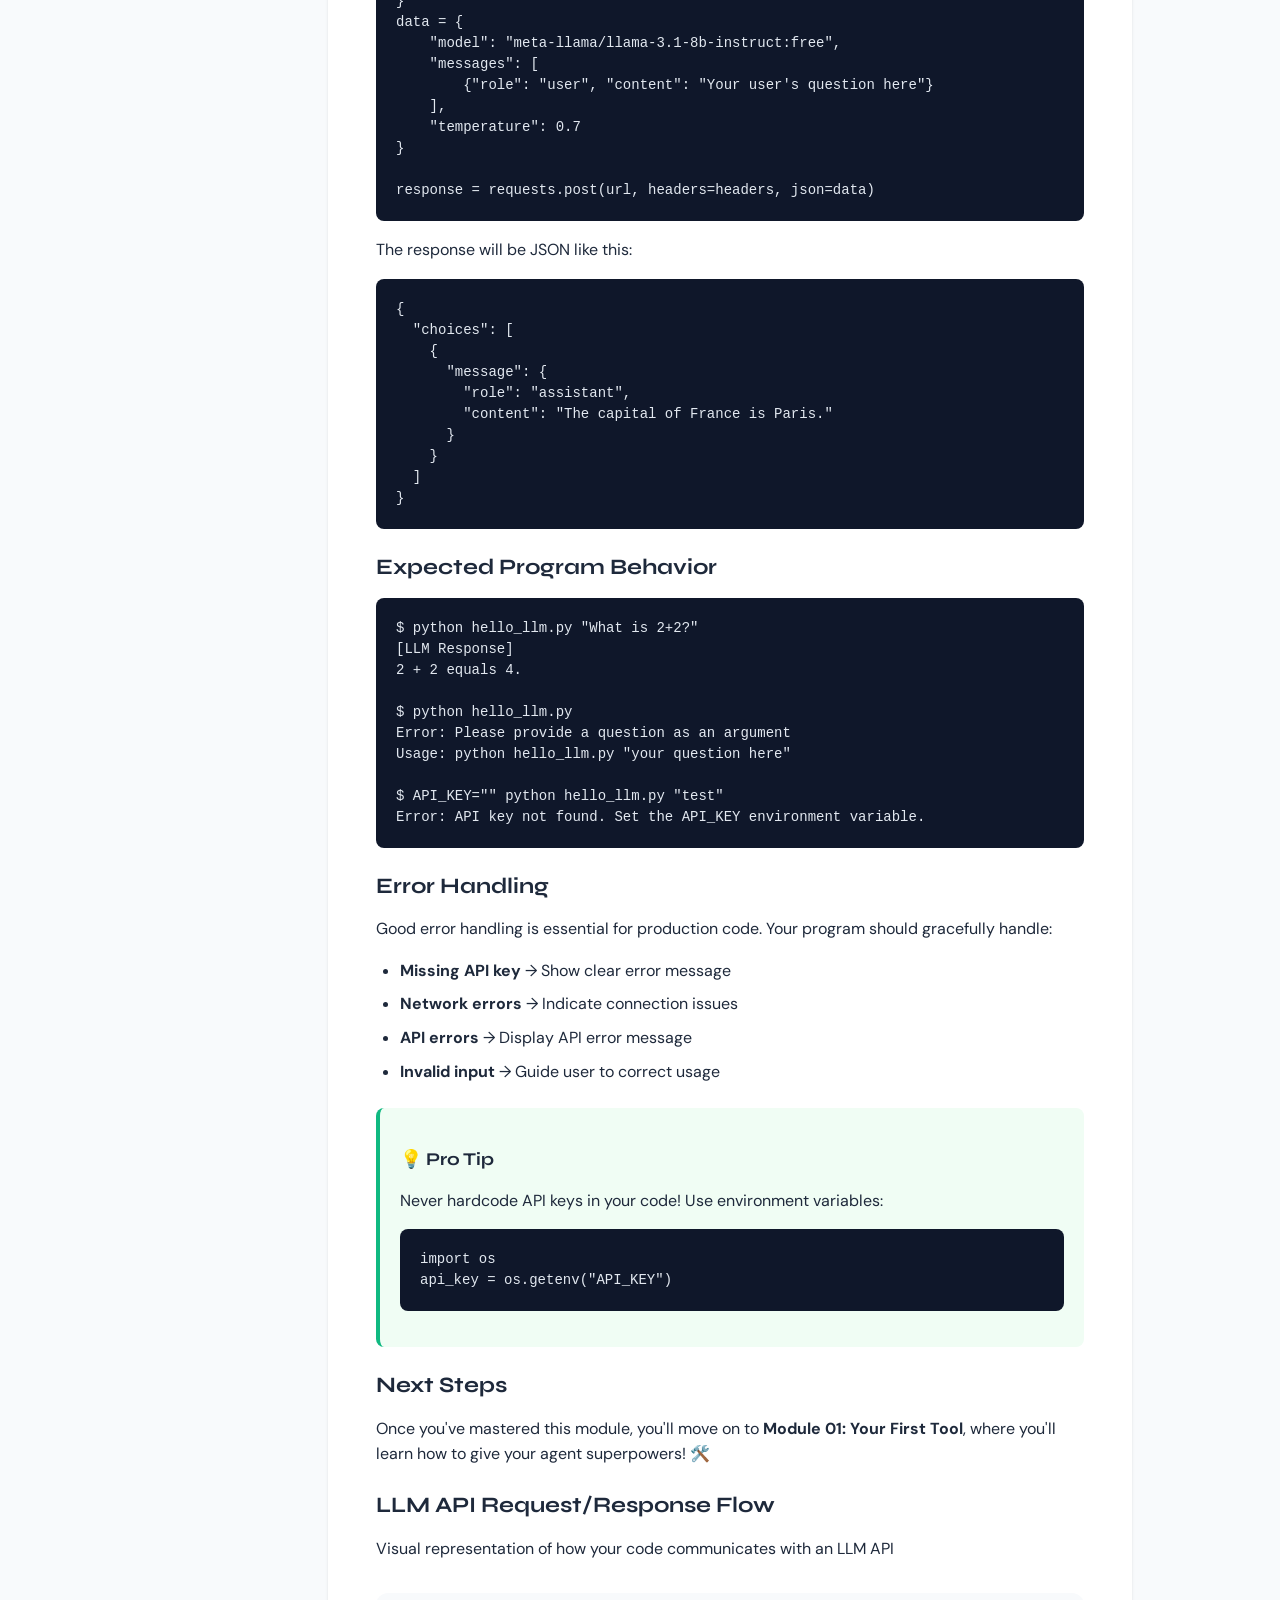
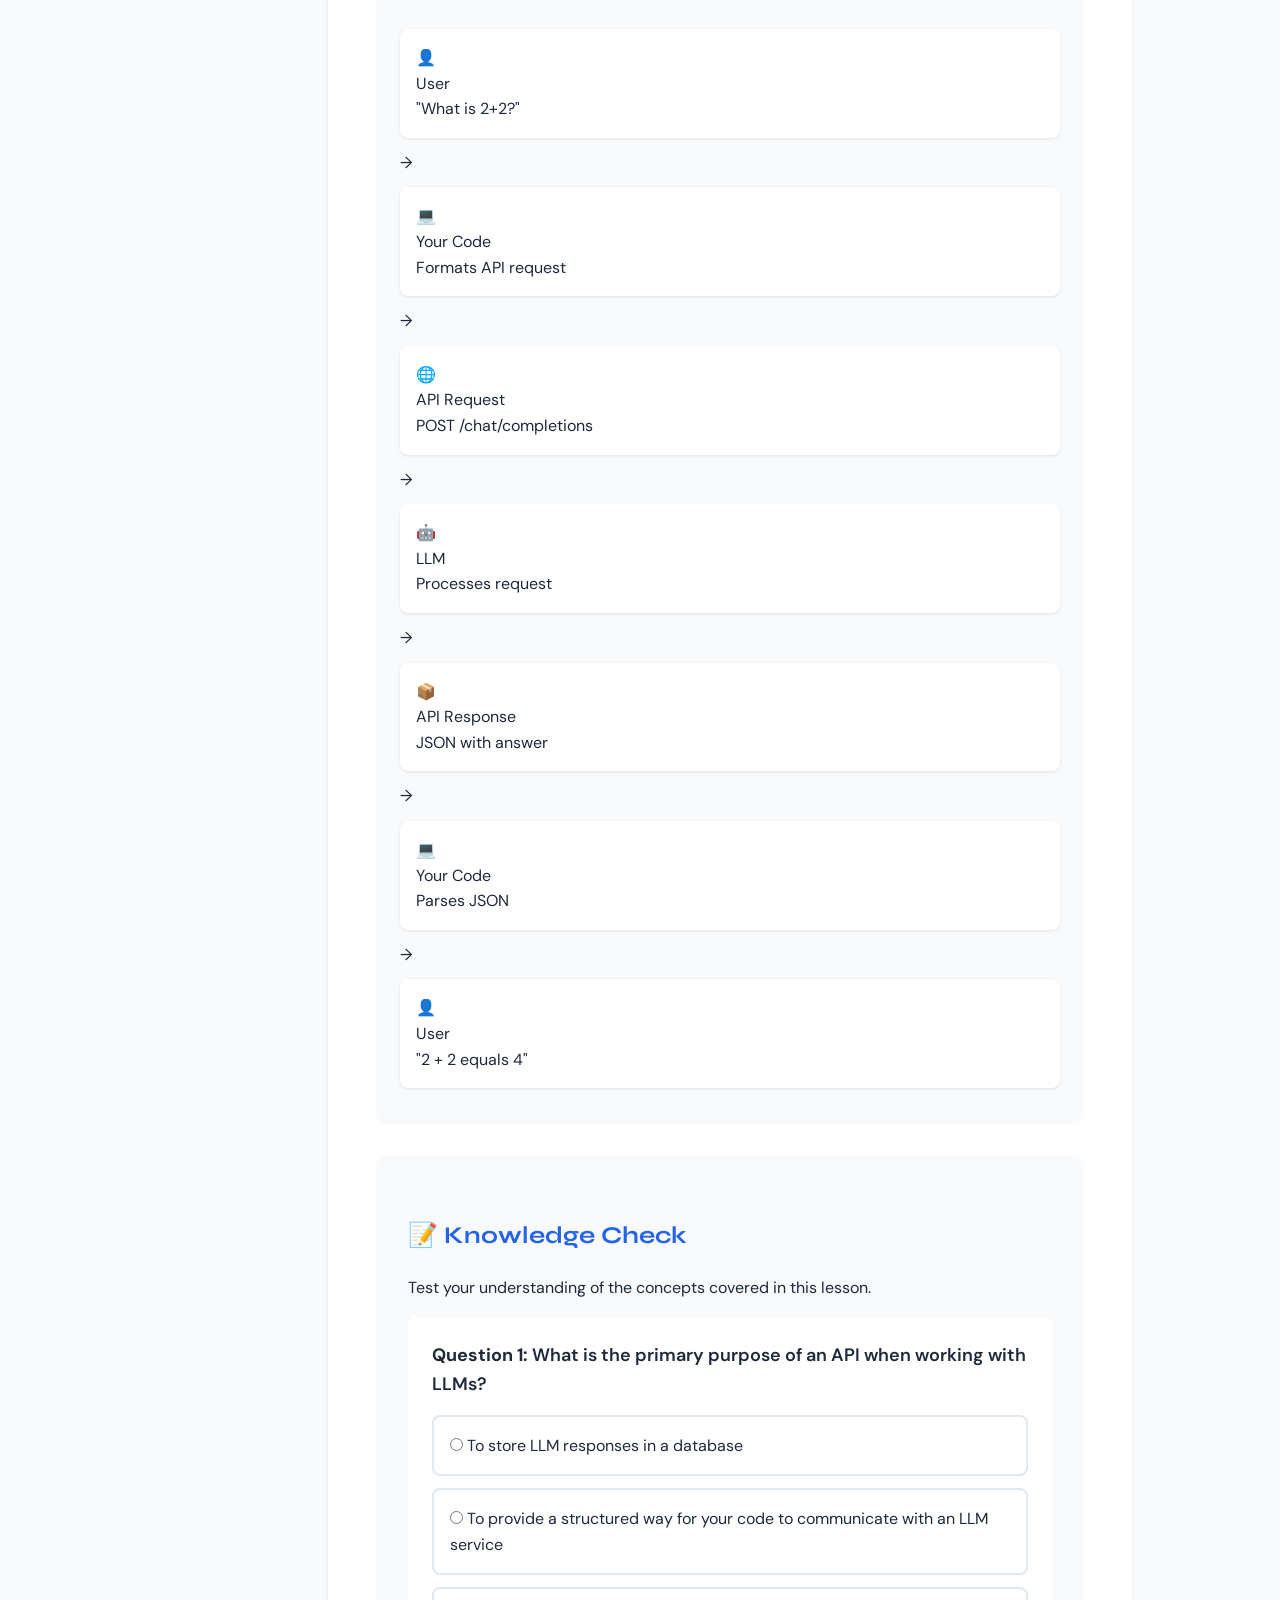
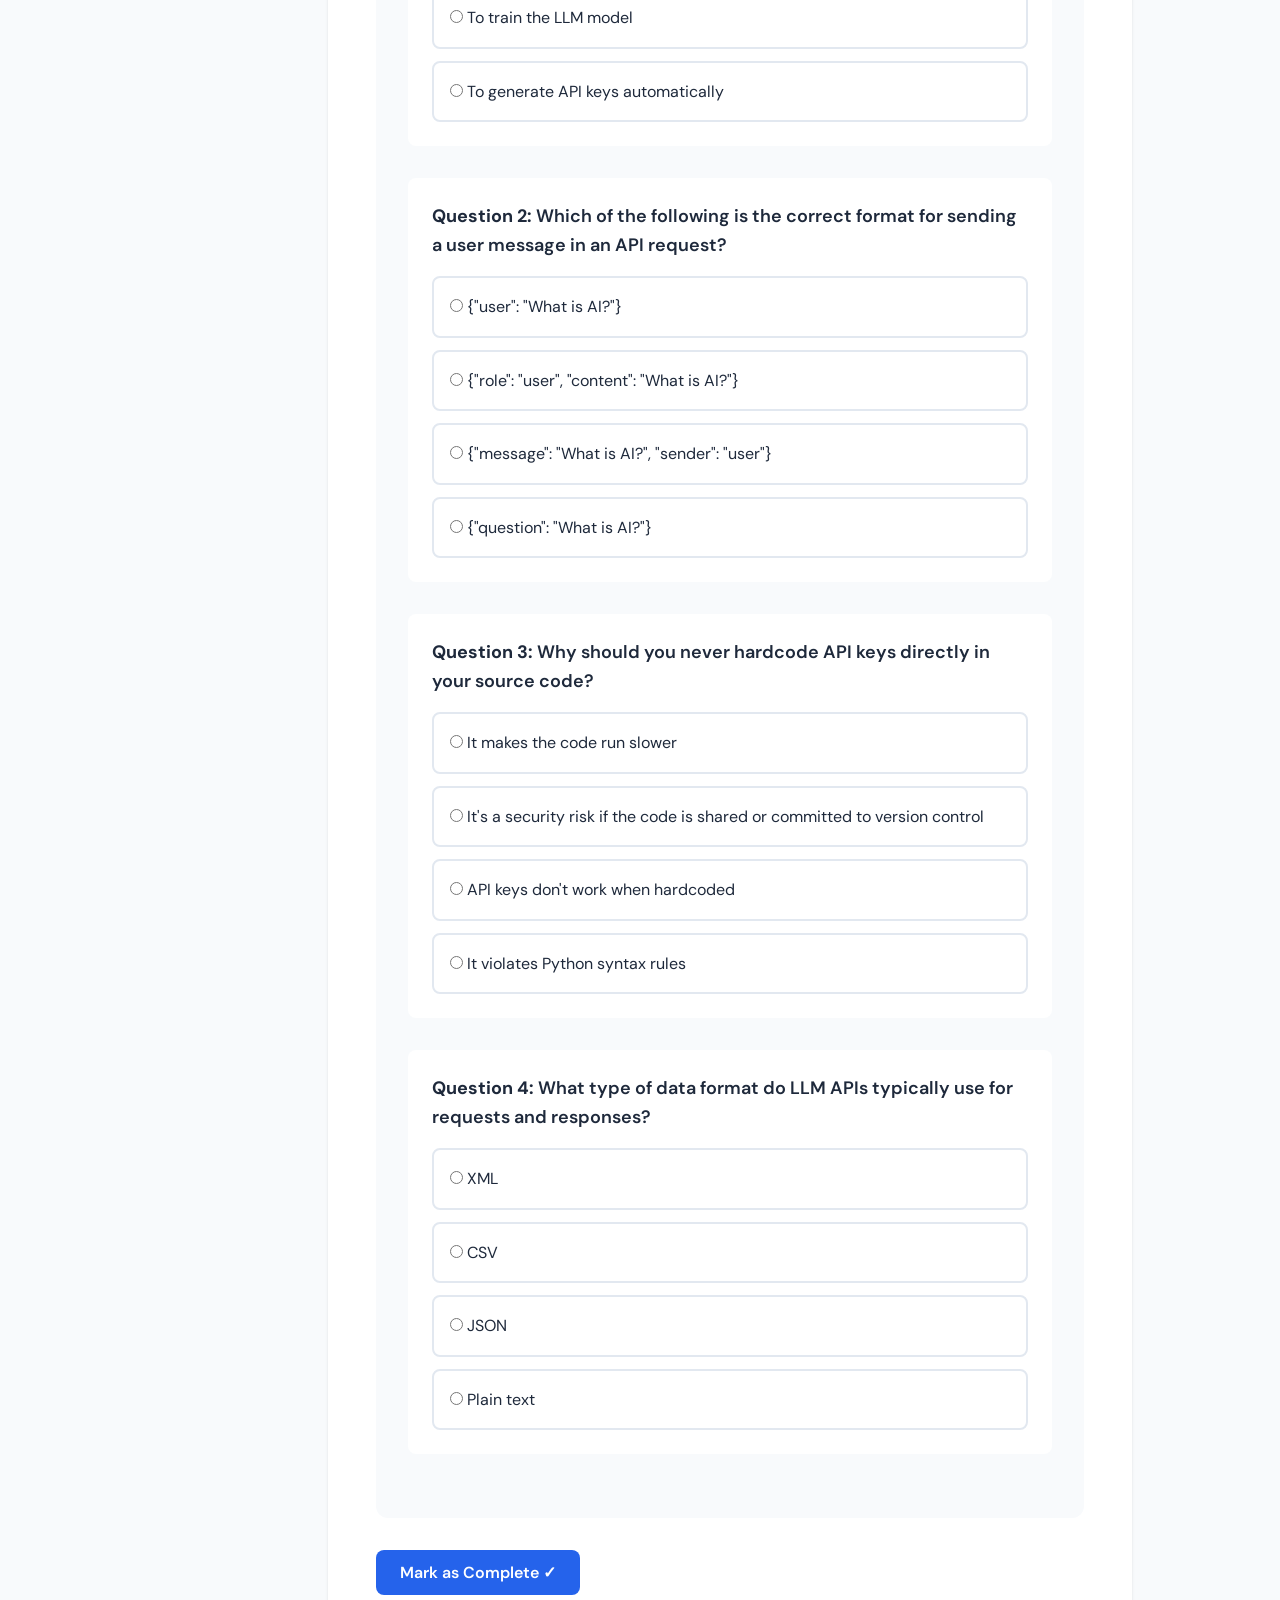
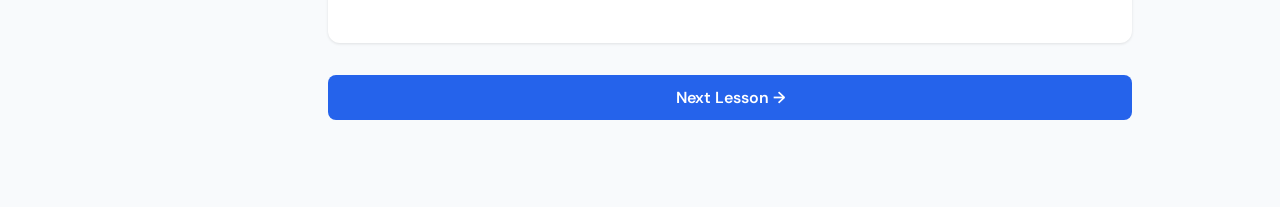
<file: _archive/2026-05-08-non-tdd/index.html>
<!DOCTYPE html>
<html lang="en">
<head>
    <meta charset="UTF-8">
    <meta name="viewport" content="width=device-width, initial-scale=1.0">
    <meta name="description" content="Learn how AI agents work - Interactive LMS module teaching agent fundamentals">
    <title>How Agents Work - AI DAI Learning Module</title>

    <!-- Google Fonts -->
    <link rel="preconnect" href="https://fonts.googleapis.com">
    <link rel="preconnect" href="https://fonts.gstatic.com" crossorigin>
    <link href="https://fonts.googleapis.com/css2?family=DM+Sans:wght@400;500;700&family=Syne:wght@600;700&display=swap" rel="stylesheet">

    <!-- Styles -->
    <link rel="stylesheet" href="style.css">
</head>
<body>
    <!-- Skip to main content (accessibility) -->
    <a href="#main-content" class="skip-link">Skip to main content</a>

    <!-- Progress Bar -->
    <div class="progress-bar-container">
        <div id="progressBar" class="progress-bar" role="progressbar" aria-valuenow="0" aria-valuemin="0" aria-valuemax="100"></div>
    </div>

    <!-- Main Container -->
    <div class="container">
        <!-- Sidebar Navigation -->
        <aside class="sidebar" role="navigation" aria-label="Lesson navigation">
            <div class="sidebar-header">
                <h1 class="logo">How Agents Work</h1>
                <p class="tagline">AI DAI Learning Module</p>
            </div>

            <nav class="lesson-nav">
                <h2 class="nav-title">Lessons</h2>
                <ul id="lessonList" class="lesson-list"></ul>
            </nav>

            <div class="sidebar-footer">
                <button id="glossaryBtn" class="btn btn-secondary" aria-label="Toggle glossary">
                    📚 Glossary
                </button>
                <button id="resetBtn" class="btn btn-outline" aria-label="Reset progress">
                    🔄 Reset Progress
                </button>
            </div>
        </aside>

        <!-- Main Content Area -->
        <main id="main-content" class="main-content" role="main">
            <div id="lessonContent" class="lesson-content">
                <!-- Dynamic content loads here -->
            </div>

            <!-- Navigation Buttons -->
            <div class="lesson-navigation">
                <button id="prevBtn" class="btn btn-nav" style="display: none;">← Previous Lesson</button>
                <button id="nextBtn" class="btn btn-nav" style="display: none;">Next Lesson →</button>
            </div>
        </main>
    </div>

    <!-- Glossary Panel (slide-out) -->
    <aside id="glossaryPanel" class="glossary-panel" role="complementary" aria-label="Glossary">
        <div class="glossary-header">
            <h2>Glossary</h2>
            <button id="closeGlossary" class="close-btn" aria-label="Close glossary">✕</button>
        </div>
        <div id="glossaryContent" class="glossary-content">
            <!-- Glossary terms load here -->
        </div>
    </aside>

    <!-- Completion Modal -->
    <div id="completionModal" class="modal" role="dialog" aria-labelledby="completionTitle" aria-modal="true" style="display: none;">
        <div class="modal-content">
            <h2 id="completionTitle">🎉 Congratulations!</h2>
            <div id="completionText"></div>
            <button id="closeModal" class="btn btn-primary">Continue Learning</button>
        </div>
    </div>

    <!-- Scripts -->
    <script src="lessons/lessons.js"></script>
    <script src="script.js"></script>
</body>
</html>
</file>
<file: _archive/2026-05-08-non-tdd/style.css>
/* ============================================
   LMS MODULE - HOW AGENTS WORK
   Modern, Clean, Professional Styling
   ============================================ */

/* CSS Variables */
:root {
    --primary: #2563eb;
    --primary-dark: #1e40af;
    --secondary: #10b981;
    --accent: #f59e0b;
    --bg-main: #ffffff;
    --bg-secondary: #f8fafc;
    --bg-dark: #0f172a;
    --text-primary: #1e293b;
    --text-secondary: #64748b;
    --border: #e2e8f0;
    --success: #10b981;
    --error: #ef4444;
    --sidebar-width: 280px;
    --header-height: 60px;
}

/* Reset & Base */
* {
    margin: 0;
    padding: 0;
    box-sizing: border-box;
}

html {
    scroll-behavior: smooth;
}

body {
    font-family: 'DM Sans', -apple-system, BlinkMacSystemFont, 'Segoe UI', sans-serif;
    font-size: 16px;
    line-height: 1.6;
    color: var(--text-primary);
    background: var(--bg-secondary);
}

/* Skip Link (Accessibility) */
.skip-link {
    position: absolute;
    top: -40px;
    left: 0;
    background: var(--primary);
    color: white;
    padding: 8px 16px;
    text-decoration: none;
    z-index: 100;
}

.skip-link:focus {
    top: 0;
}

/* Progress Bar */
.progress-bar-container {
    position: fixed;
    top: 0;
    left: 0;
    width: 100%;
    height: 4px;
    background: var(--border);
    z-index: 1000;
}

.progress-bar {
    height: 100%;
    background: linear-gradient(90deg, var(--primary), var(--secondary));
    transition: width 0.3s ease;
    width: 0%;
}

/* Main Container */
.container {
    display: flex;
    min-height: 100vh;
    padding-top: 4px;
}

/* Sidebar */
.sidebar {
    width: var(--sidebar-width);
    background: var(--bg-dark);
    color: white;
    position: fixed;
    left: 0;
    top: 4px;
    bottom: 0;
    overflow-y: auto;
    display: flex;
    flex-direction: column;
    padding: 32px 24px;
}

.sidebar-header {
    margin-bottom: 32px;
}

.logo {
    font-family: 'Syne', sans-serif;
    font-size: 24px;
    font-weight: 700;
    margin-bottom: 8px;
}

.tagline {
    font-size: 14px;
    color: var(--text-secondary);
    opacity: 0.7;
}

.nav-title {
    font-size: 12px;
    text-transform: uppercase;
    letter-spacing: 1px;
    color: var(--text-secondary);
    margin-bottom: 16px;
    font-weight: 500;
}

.lesson-list {
    list-style: none;
    margin-bottom: auto;
}

.lesson-item {
    margin-bottom: 8px;
}

.lesson-link {
    display: flex;
    align-items: center;
    padding: 12px 16px;
    color: rgba(255, 255, 255, 0.7);
    text-decoration: none;
    border-radius: 8px;
    transition: all 0.2s;
    font-size: 15px;
}

.lesson-link:hover,
.lesson-link:focus {
    background: rgba(255, 255, 255, 0.1);
    color: white;
    outline: 2px solid var(--primary);
    outline-offset: 2px;
}

.lesson-link.active {
    background: var(--primary);
    color: white;
}

.lesson-link.completed {
    color: var(--secondary);
}

.lesson-number {
    display: inline-block;
    width: 32px;
    height: 32px;
    line-height: 32px;
    text-align: center;
    background: rgba(255, 255, 255, 0.1);
    border-radius: 50%;
    margin-right: 12px;
    font-weight: 600;
    font-size: 14px;
}

.lesson-link.active .lesson-number {
    background: white;
    color: var(--primary);
}

.lesson-link.completed .lesson-number {
    background: var(--secondary);
    color: white;
}

.lesson-link.completed::after {
    content: '✓';
    margin-left: auto;
    font-size: 18px;
}

.sidebar-footer {
    padding-top: 24px;
    border-top: 1px solid rgba(255, 255, 255, 0.1);
    display: flex;
    flex-direction: column;
    gap: 12px;
}

/* Main Content */
.main-content {
    margin-left: var(--sidebar-width);
    flex: 1;
    padding: 48px;
    max-width: 900px;
}

.lesson-content {
    background: var(--bg-main);
    border-radius: 12px;
    padding: 48px;
    box-shadow: 0 1px 3px rgba(0, 0, 0, 0.1);
    margin-bottom: 32px;
}

/* Typography */
h1, h2, h3, h4 {
    font-family: 'Syne', sans-serif;
    font-weight: 700;
    line-height: 1.3;
    margin-bottom: 16px;
}

.lesson-title {
    font-size: 36px;
    color: var(--text-primary);
    margin-bottom: 8px;
}

.lesson-subtitle {
    font-size: 18px;
    color: var(--text-secondary);
    font-weight: 400;
    margin-bottom: 24px;
}

.lesson-meta {
    display: flex;
    gap: 24px;
    margin-bottom: 32px;
    padding-bottom: 24px;
    border-bottom: 2px solid var(--border);
    flex-wrap: wrap;
}

.meta-item {
    display: flex;
    align-items: center;
    gap: 8px;
    font-size: 14px;
    color: var(--text-secondary);
}

h2 {
    font-size: 28px;
    margin-top: 32px;
}

h3 {
    font-size: 22px;
    margin-top: 24px;
}

h4 {
    font-size: 18px;
    margin-top: 20px;
}

p {
    margin-bottom: 16px;
}

ul, ol {
    margin: 16px 0 16px 24px;
}

li {
    margin-bottom: 8px;
}

code {
    background: var(--bg-secondary);
    padding: 2px 6px;
    border-radius: 4px;
    font-family: 'Courier New', monospace;
    font-size: 14px;
    color: var(--primary);
}

pre {
    background: var(--bg-dark);
    color: #e2e8f0;
    padding: 20px;
    border-radius: 8px;
    overflow-x: auto;
    margin: 16px 0;
    font-size: 14px;
    line-height: 1.5;
}

pre code {
    background: none;
    padding: 0;
    color: inherit;
}

/* Info Boxes */
.info-box, .tip-box, .warning-box {
    padding: 20px;
    border-radius: 8px;
    margin: 24px 0;
    border-left: 4px solid;
}

.info-box {
    background: #eff6ff;
    border-color: var(--primary);
}

.tip-box {
    background: #f0fdf4;
    border-color: var(--secondary);
}

.warning-box {
    background: #fef3c7;
    border-color: var(--accent);
}

/* Diagrams */
.diagram-flow, .diagram-agent-loop, .diagram-message-history {
    margin: 32px 0;
    padding: 24px;
    background: var(--bg-secondary);
    border-radius: 12px;
}

.flow-step, .loop-step, .message-turn {
    background: white;
    padding: 16px;
    border-radius: 8px;
    margin: 12px 0;
    box-shadow: 0 1px 3px rgba(0, 0, 0, 0.1);
}

/* Quiz */
.quiz-container {
    margin: 32px 0;
    padding: 32px;
    background: var(--bg-secondary);
    border-radius: 12px;
}

.quiz-title {
    font-size: 24px;
    margin-bottom: 24px;
    color: var(--primary);
}

.quiz-question {
    margin-bottom: 32px;
    padding: 24px;
    background: white;
    border-radius: 8px;
}

.question-text {
    font-size: 18px;
    font-weight: 600;
    margin-bottom: 16px;
}

.quiz-options {
    display: flex;
    flex-direction: column;
    gap: 12px;
}

.quiz-option {
    padding: 16px;
    border: 2px solid var(--border);
    border-radius: 8px;
    cursor: pointer;
    transition: all 0.2s;
    background: white;
}

.quiz-option:hover {
    border-color: var(--primary);
    background: #eff6ff;
}

.quiz-option.selected {
    border-color: var(--primary);
    background: #eff6ff;
}

.quiz-option.correct {
    border-color: var(--success);
    background: #f0fdf4;
}

.quiz-option.incorrect {
    border-color: var(--error);
    background: #fef2f2;
}

.quiz-feedback {
    margin-top: 16px;
    padding: 16px;
    border-radius: 8px;
    font-size: 14px;
}

.quiz-feedback.correct {
    background: #f0fdf4;
    color: #166534;
}

.quiz-feedback.incorrect {
    background: #fef2f2;
    color: #991b1b;
}

.quiz-score {
    text-align: center;
    font-size: 18px;
    font-weight: 600;
    margin-top: 24px;
    padding: 16px;
    background: var(--primary);
    color: white;
    border-radius: 8px;
}

/* Buttons */
.btn {
    padding: 12px 24px;
    border: none;
    border-radius: 8px;
    font-size: 16px;
    font-weight: 600;
    cursor: pointer;
    transition: all 0.2s;
    font-family: inherit;
}

.btn:focus {
    outline: 2px solid var(--primary);
    outline-offset: 2px;
}

.btn-primary {
    background: var(--primary);
    color: white;
}

.btn-primary:hover {
    background: var(--primary-dark);
}

.btn-secondary {
    background: var(--secondary);
    color: white;
}

.btn-secondary:hover {
    opacity: 0.9;
}

.btn-outline {
    background: transparent;
    color: white;
    border: 2px solid rgba(255, 255, 255, 0.3);
}

.btn-outline:hover {
    border-color: white;
}

.lesson-navigation {
    display: flex;
    justify-content: space-between;
    gap: 16px;
    margin-top: 32px;
}

.btn-nav {
    flex: 1;
    background: var(--primary);
    color: white;
}

/* Glossary Panel */
.glossary-panel {
    position: fixed;
    right: -400px;
    top: 0;
    width: 400px;
    height: 100vh;
    background: white;
    box-shadow: -2px 0 8px rgba(0, 0, 0, 0.1);
    transition: right 0.3s ease;
    z-index: 1001;
    overflow-y: auto;
}

.glossary-panel.open {
    right: 0;
}

.glossary-header {
    display: flex;
    justify-content: space-between;
    align-items: center;
    padding: 24px;
    border-bottom: 2px solid var(--border);
}

.close-btn {
    background: none;
    border: none;
    font-size: 24px;
    cursor: pointer;
    color: var(--text-secondary);
}

.glossary-content {
    padding: 24px;
}

.glossary-term {
    margin-bottom: 24px;
}

.term-word {
    font-size: 18px;
    font-weight: 700;
    color: var(--primary);
    margin-bottom: 8px;
}

.term-definition {
    color: var(--text-secondary);
    line-height: 1.6;
}

/* Completion Modal */
.modal {
    position: fixed;
    inset: 0;
    background: rgba(0, 0, 0, 0.5);
    display: flex;
    align-items: center;
    justify-content: center;
    z-index: 2000;
}

.modal-content {
    background: white;
    padding: 48px;
    border-radius: 16px;
    max-width: 500px;
    text-align: center;
}

.modal-content h2 {
    font-size: 32px;
    margin-bottom: 24px;
}

/* Responsive */
@media (max-width: 768px) {
    .sidebar {
        width: 100%;
        position: relative;
        height: auto;
    }

    .main-content {
        margin-left: 0;
        padding: 24px;
    }

    .lesson-content {
        padding: 24px;
    }

    .glossary-panel {
        width: 100%;
        right: -100%;
    }
}

/* Print Styles */
@media print {
    .sidebar, .glossary-panel, .lesson-navigation, .progress-bar-container {
        display: none;
    }

    .main-content {
        margin-left: 0;
    }
}
</file>
